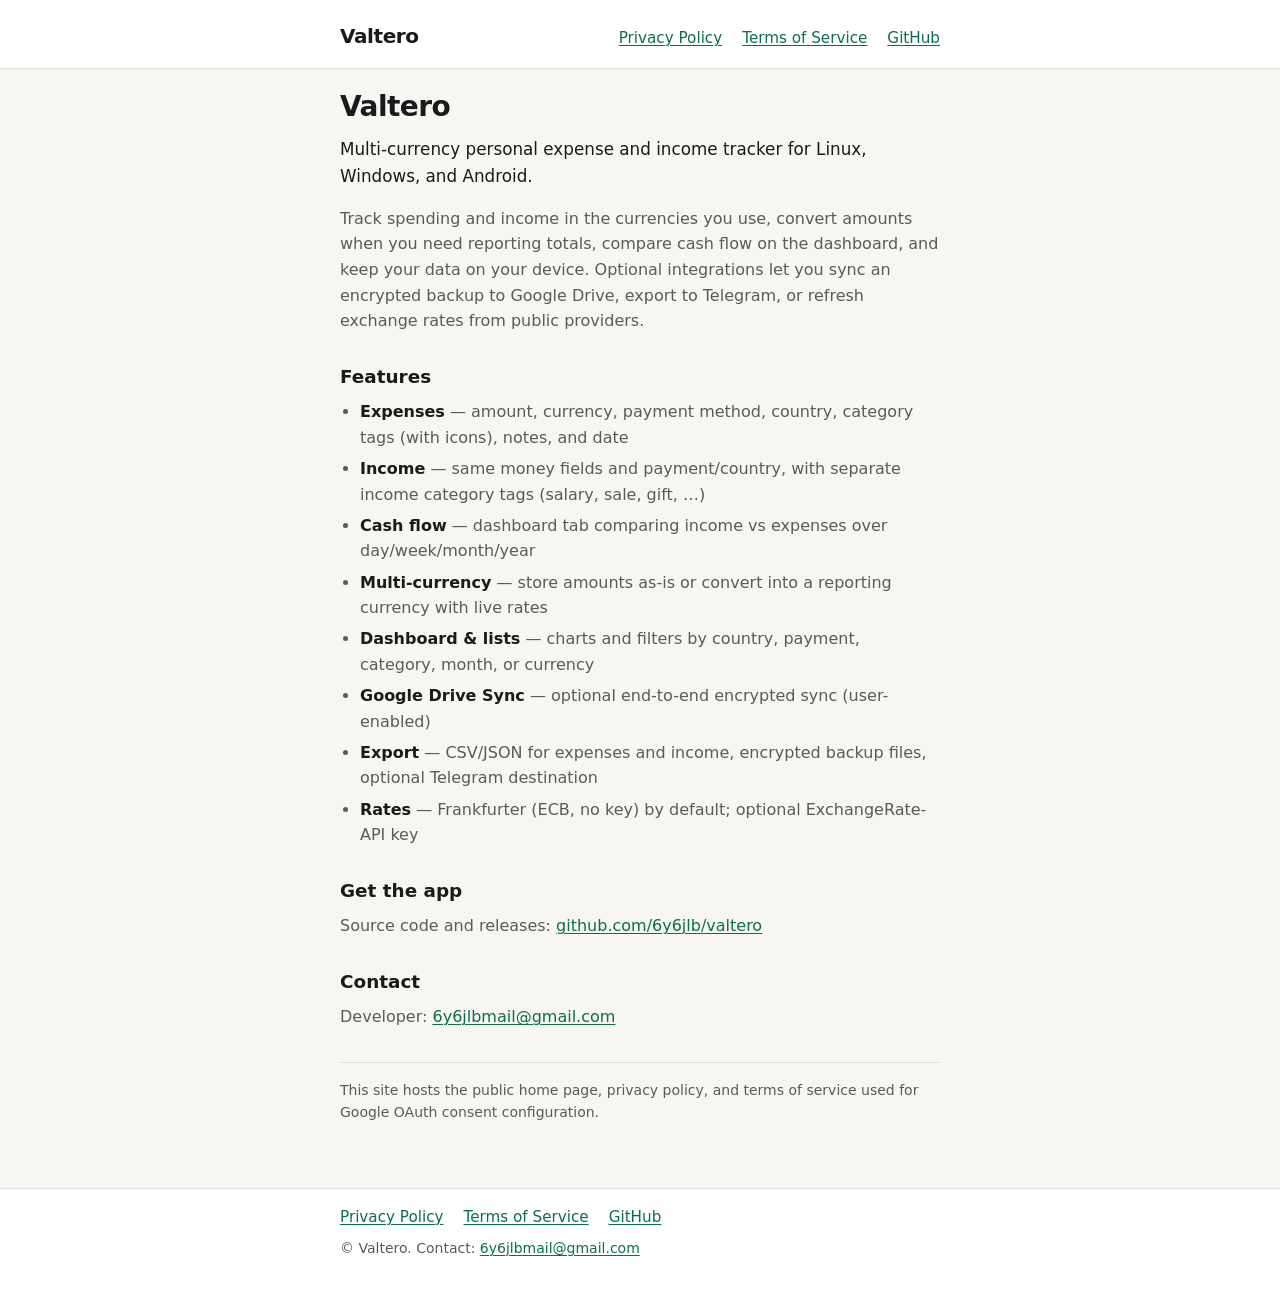
<file: site/index.html>
<!DOCTYPE html>
<html lang="en">
<head>
  <meta charset="utf-8">
  <meta name="viewport" content="width=device-width, initial-scale=1">
  <title>Valtero — Multi-currency expense &amp; income tracker</title>
  <meta name="description" content="Valtero is a multi-currency personal expense and income tracker for Linux, Windows, and Android.">
  <link rel="stylesheet" href="style.css">
</head>
<body>
  <header>
    <div class="wrap">
      <a class="brand" href="index.html">Valtero</a>
      <nav>
        <a href="privacy.html">Privacy Policy</a>
        <a href="terms.html">Terms of Service</a>
        <a href="https://github.com/6y6jlb/valtero">GitHub</a>
      </nav>
    </div>
  </header>

  <main class="wrap">
    <h1>Valtero</h1>
    <p class="lead">
      Multi-currency personal expense and income tracker for Linux, Windows, and Android.
    </p>
    <p>
      Track spending and income in the currencies you use, convert amounts when
      you need reporting totals, compare cash flow on the dashboard, and keep
      your data on your device. Optional integrations let you sync an encrypted
      backup to Google Drive, export to Telegram, or refresh exchange rates from
      public providers.
    </p>

    <h2>Features</h2>
    <ul>
      <li><strong>Expenses</strong> — amount, currency, payment method, country, category tags (with icons), notes, and date</li>
      <li><strong>Income</strong> — same money fields and payment/country, with separate income category tags (salary, sale, gift, …)</li>
      <li><strong>Cash flow</strong> — dashboard tab comparing income vs expenses over day/week/month/year</li>
      <li><strong>Multi-currency</strong> — store amounts as-is or convert into a reporting currency with live rates</li>
      <li><strong>Dashboard &amp; lists</strong> — charts and filters by country, payment, category, month, or currency</li>
      <li><strong>Google Drive Sync</strong> — optional end-to-end encrypted sync (user-enabled)</li>
      <li><strong>Export</strong> — CSV/JSON for expenses and income, encrypted backup files, optional Telegram destination</li>
      <li><strong>Rates</strong> — Frankfurter (ECB, no key) by default; optional ExchangeRate-API key</li>
    </ul>

    <h2>Get the app</h2>
    <p>
      Source code and releases:
      <a href="https://github.com/6y6jlb/valtero">github.com/6y6jlb/valtero</a>
    </p>

    <h2>Contact</h2>
    <p>
      Developer:
      <a href="mailto:6y6jlbmail@gmail.com">6y6jlbmail@gmail.com</a>
    </p>

    <p class="meta">
      This site hosts the public home page, privacy policy, and terms of service
      used for Google OAuth consent configuration.
    </p>
  </main>

  <footer>
    <div class="wrap">
      <nav>
        <a href="privacy.html">Privacy Policy</a>
        <a href="terms.html">Terms of Service</a>
        <a href="https://github.com/6y6jlb/valtero">GitHub</a>
      </nav>
      <p>&copy; Valtero. Contact: <a href="mailto:6y6jlbmail@gmail.com">6y6jlbmail@gmail.com</a></p>
    </div>
  </footer>
</body>
</html>
</file>
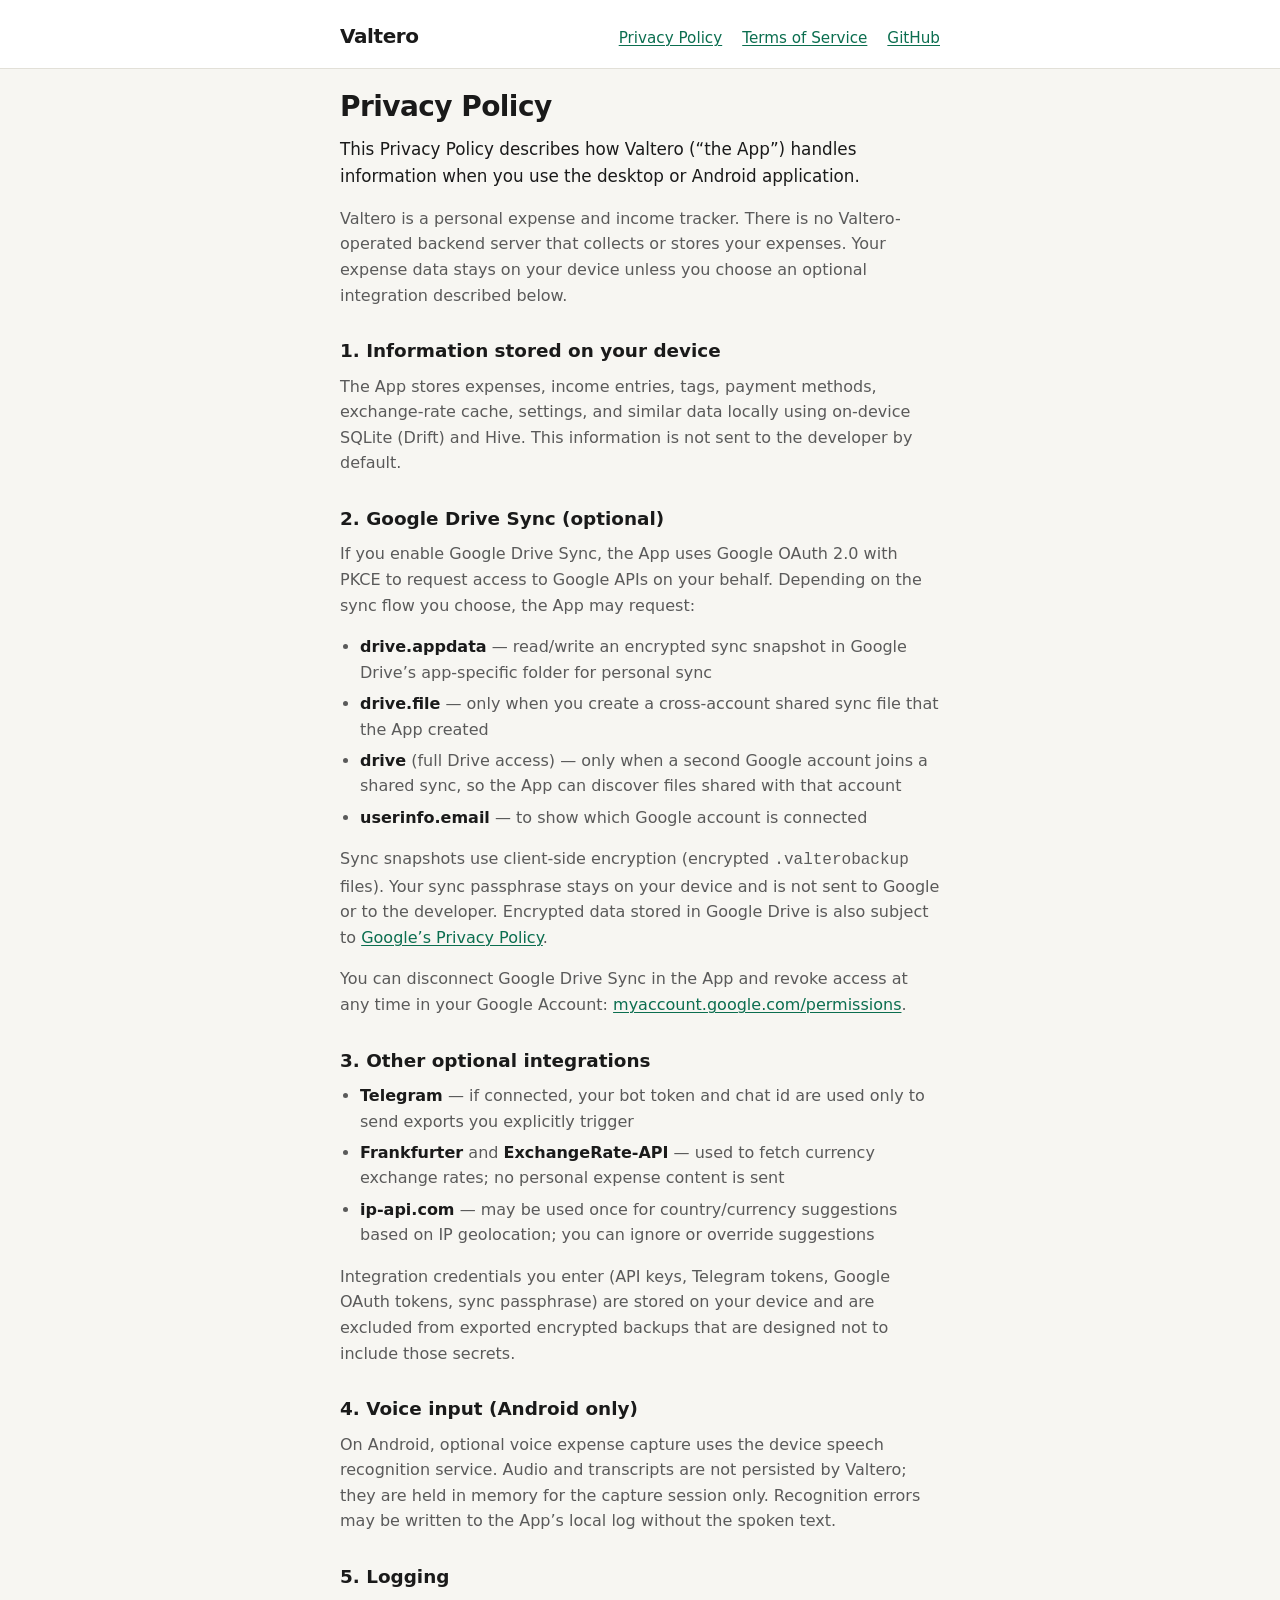
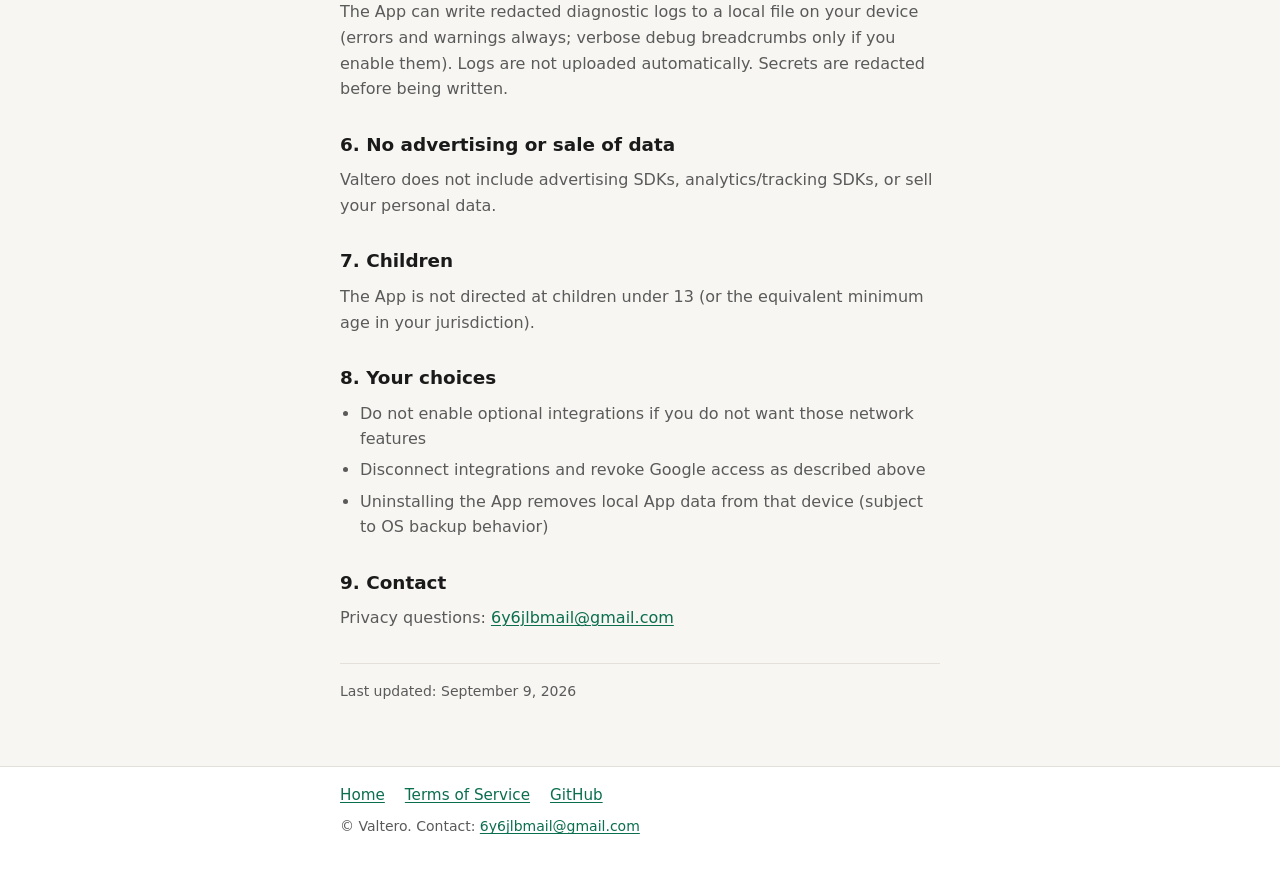
<file: site/privacy.html>
<!DOCTYPE html>
<html lang="en">
<head>
  <meta charset="utf-8">
  <meta name="viewport" content="width=device-width, initial-scale=1">
  <title>Privacy Policy — Valtero</title>
  <meta name="description" content="Privacy Policy for Valtero, a multi-currency personal expense and income tracker.">
  <link rel="stylesheet" href="style.css">
</head>
<body>
  <header>
    <div class="wrap">
      <a class="brand" href="index.html">Valtero</a>
      <nav>
        <a href="privacy.html">Privacy Policy</a>
        <a href="terms.html">Terms of Service</a>
        <a href="https://github.com/6y6jlb/valtero">GitHub</a>
      </nav>
    </div>
  </header>

  <main class="wrap">
    <h1>Privacy Policy</h1>
    <p class="lead">
      This Privacy Policy describes how Valtero (“the App”) handles information
      when you use the desktop or Android application.
    </p>
    <p>
      Valtero is a personal expense and income tracker. There is no Valtero-operated
      backend server that collects or stores your expenses. Your expense data
      stays on your device unless you choose an optional integration described
      below.
    </p>

    <h2>1. Information stored on your device</h2>
    <p>
      The App stores expenses, income entries, tags, payment methods, exchange-rate cache,
      settings, and similar data locally using on-device SQLite (Drift) and Hive.
      This information is not sent to the developer by default.
    </p>

    <h2>2. Google Drive Sync (optional)</h2>
    <p>
      If you enable Google Drive Sync, the App uses Google OAuth 2.0 with PKCE
      to request access to Google APIs on your behalf. Depending on the sync
      flow you choose, the App may request:
    </p>
    <ul>
      <li><strong>drive.appdata</strong> — read/write an encrypted sync snapshot in Google Drive’s app-specific folder for personal sync</li>
      <li><strong>drive.file</strong> — only when you create a cross-account shared sync file that the App created</li>
      <li><strong>drive</strong> (full Drive access) — only when a second Google account joins a shared sync, so the App can discover files shared with that account</li>
      <li><strong>userinfo.email</strong> — to show which Google account is connected</li>
    </ul>
    <p>
      Sync snapshots use client-side encryption (encrypted <code>.valterobackup</code>
      files). Your sync passphrase stays on your device and is not sent to Google
      or to the developer. Encrypted data stored in Google Drive is also subject
      to
      <a href="https://policies.google.com/privacy">Google’s Privacy Policy</a>.
    </p>
    <p>
      You can disconnect Google Drive Sync in the App and revoke access at any
      time in your Google Account:
      <a href="https://myaccount.google.com/permissions">myaccount.google.com/permissions</a>.
    </p>

    <h2>3. Other optional integrations</h2>
    <ul>
      <li><strong>Telegram</strong> — if connected, your bot token and chat id are used only to send exports you explicitly trigger</li>
      <li><strong>Frankfurter</strong> and <strong>ExchangeRate-API</strong> — used to fetch currency exchange rates; no personal expense content is sent</li>
      <li><strong>ip-api.com</strong> — may be used once for country/currency suggestions based on IP geolocation; you can ignore or override suggestions</li>
    </ul>
    <p>
      Integration credentials you enter (API keys, Telegram tokens, Google OAuth
      tokens, sync passphrase) are stored on your device and are excluded from
      exported encrypted backups that are designed not to include those secrets.
    </p>

    <h2>4. Voice input (Android only)</h2>
    <p>
      On Android, optional voice expense capture uses the device speech
      recognition service. Audio and transcripts are not persisted by Valtero;
      they are held in memory for the capture session only. Recognition errors
      may be written to the App’s local log without the spoken text.
    </p>

    <h2>5. Logging</h2>
    <p>
      The App can write redacted diagnostic logs to a local file on your device
      (errors and warnings always; verbose debug breadcrumbs only if you enable
      them). Logs are not uploaded automatically. Secrets are redacted before
      being written.
    </p>

    <h2>6. No advertising or sale of data</h2>
    <p>
      Valtero does not include advertising SDKs, analytics/tracking SDKs, or
      sell your personal data.
    </p>

    <h2>7. Children</h2>
    <p>
      The App is not directed at children under 13 (or the equivalent minimum
      age in your jurisdiction).
    </p>

    <h2>8. Your choices</h2>
    <ul>
      <li>Do not enable optional integrations if you do not want those network features</li>
      <li>Disconnect integrations and revoke Google access as described above</li>
      <li>Uninstalling the App removes local App data from that device (subject to OS backup behavior)</li>
    </ul>

    <h2>9. Contact</h2>
    <p>
      Privacy questions:
      <a href="mailto:6y6jlbmail@gmail.com">6y6jlbmail@gmail.com</a>
    </p>

    <p class="meta">Last updated: September 9, 2026</p>
  </main>

  <footer>
    <div class="wrap">
      <nav>
        <a href="index.html">Home</a>
        <a href="terms.html">Terms of Service</a>
        <a href="https://github.com/6y6jlb/valtero">GitHub</a>
      </nav>
      <p>&copy; Valtero. Contact: <a href="mailto:6y6jlbmail@gmail.com">6y6jlbmail@gmail.com</a></p>
    </div>
  </footer>
</body>
</html>
</file>
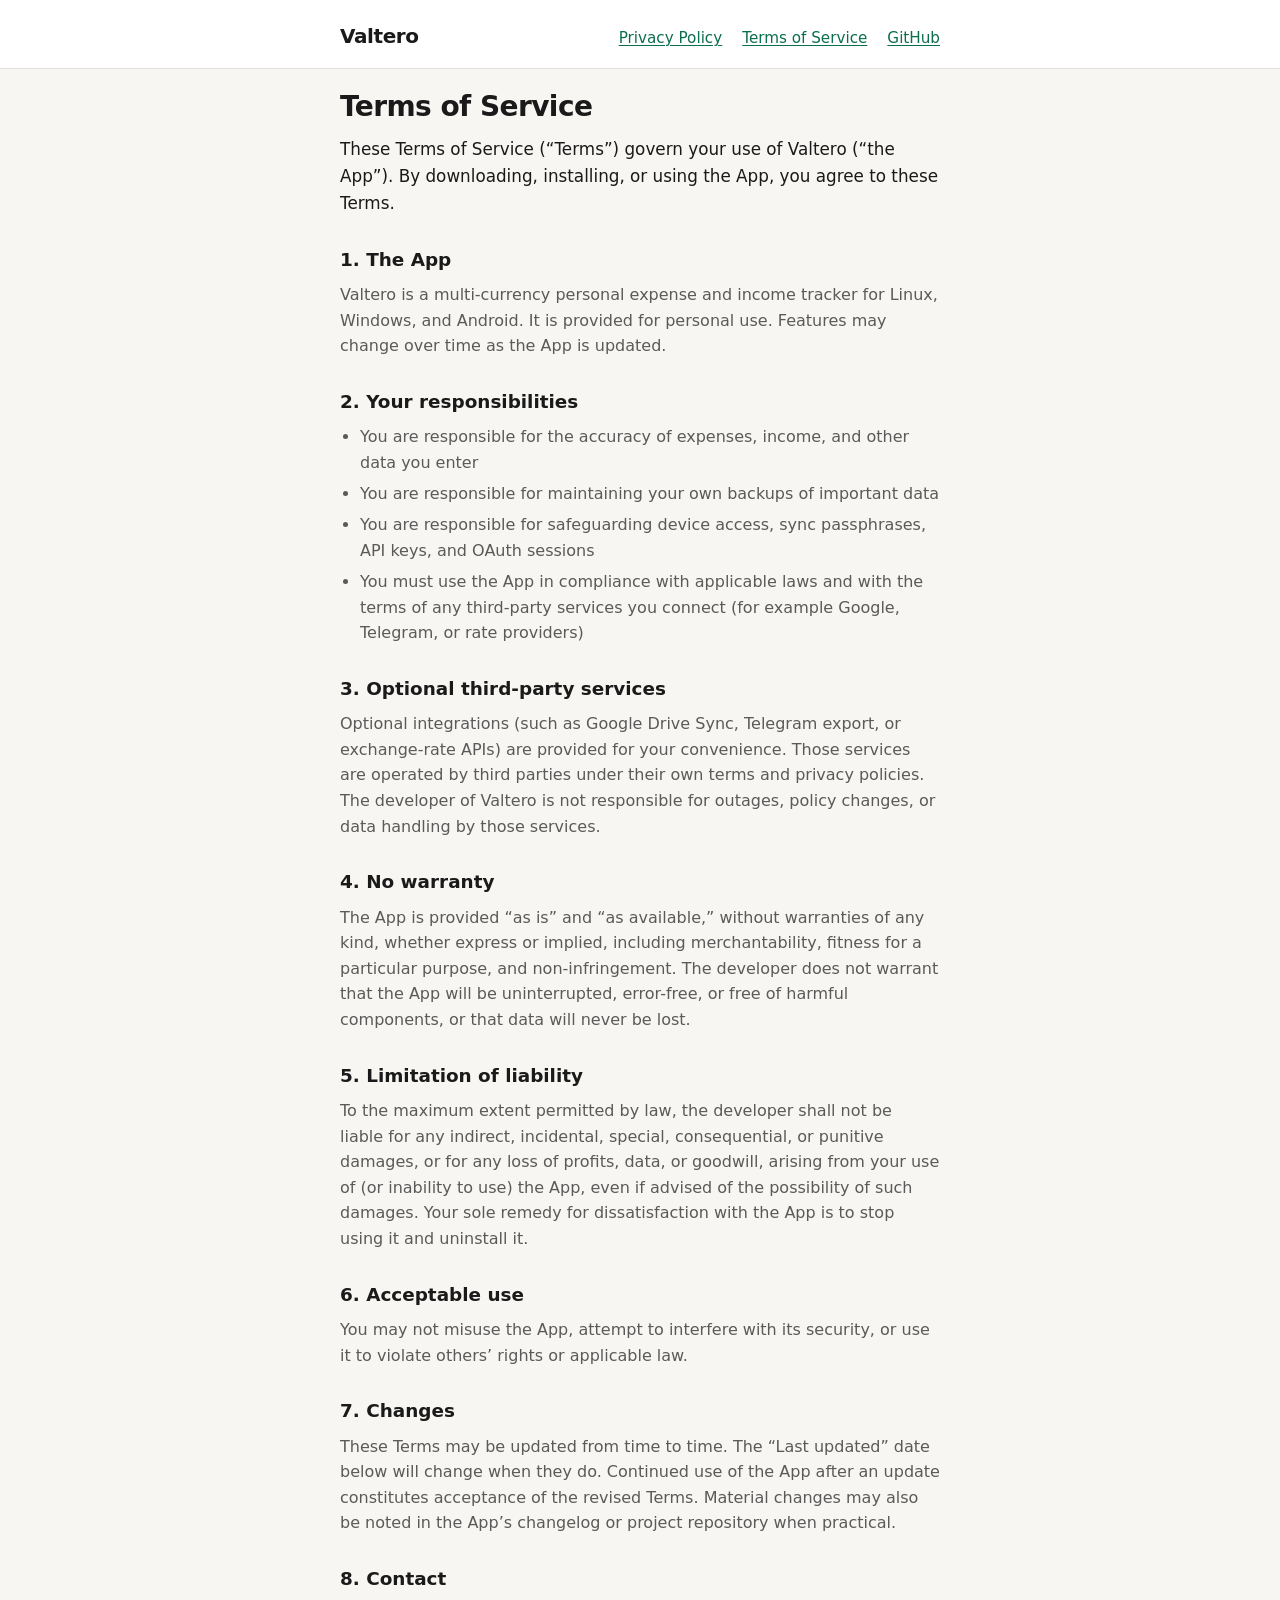
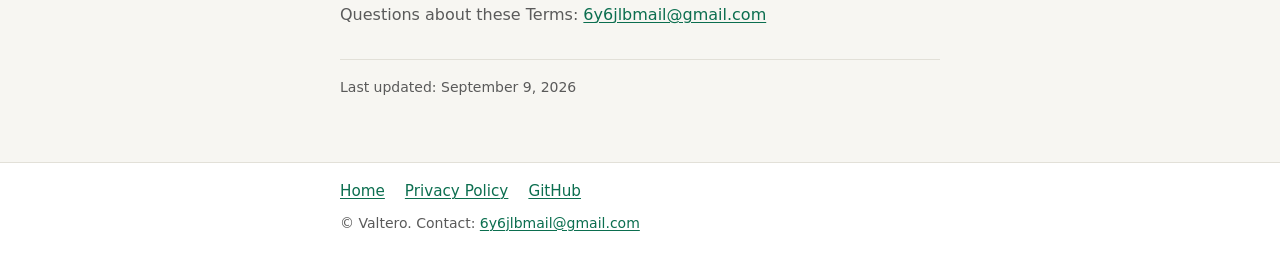
<file: site/terms.html>
<!DOCTYPE html>
<html lang="en">
<head>
  <meta charset="utf-8">
  <meta name="viewport" content="width=device-width, initial-scale=1">
  <title>Terms of Service — Valtero</title>
  <meta name="description" content="Terms of Service for Valtero, a multi-currency personal expense and income tracker.">
  <link rel="stylesheet" href="style.css">
</head>
<body>
  <header>
    <div class="wrap">
      <a class="brand" href="index.html">Valtero</a>
      <nav>
        <a href="privacy.html">Privacy Policy</a>
        <a href="terms.html">Terms of Service</a>
        <a href="https://github.com/6y6jlb/valtero">GitHub</a>
      </nav>
    </div>
  </header>

  <main class="wrap">
    <h1>Terms of Service</h1>
    <p class="lead">
      These Terms of Service (“Terms”) govern your use of Valtero (“the App”).
      By downloading, installing, or using the App, you agree to these Terms.
    </p>

    <h2>1. The App</h2>
    <p>
      Valtero is a multi-currency personal expense and income tracker for Linux, Windows,
      and Android. It is provided for personal use. Features may change over
      time as the App is updated.
    </p>

    <h2>2. Your responsibilities</h2>
    <ul>
      <li>You are responsible for the accuracy of expenses, income, and other data you enter</li>
      <li>You are responsible for maintaining your own backups of important data</li>
      <li>You are responsible for safeguarding device access, sync passphrases, API keys, and OAuth sessions</li>
      <li>You must use the App in compliance with applicable laws and with the terms of any third-party services you connect (for example Google, Telegram, or rate providers)</li>
    </ul>

    <h2>3. Optional third-party services</h2>
    <p>
      Optional integrations (such as Google Drive Sync, Telegram export, or
      exchange-rate APIs) are provided for your convenience. Those services are
      operated by third parties under their own terms and privacy policies. The
      developer of Valtero is not responsible for outages, policy changes, or
      data handling by those services.
    </p>

    <h2>4. No warranty</h2>
    <p>
      The App is provided “as is” and “as available,” without warranties of any
      kind, whether express or implied, including merchantability, fitness for a
      particular purpose, and non-infringement. The developer does not warrant
      that the App will be uninterrupted, error-free, or free of harmful
      components, or that data will never be lost.
    </p>

    <h2>5. Limitation of liability</h2>
    <p>
      To the maximum extent permitted by law, the developer shall not be liable
      for any indirect, incidental, special, consequential, or punitive damages,
      or for any loss of profits, data, or goodwill, arising from your use of
      (or inability to use) the App, even if advised of the possibility of such
      damages. Your sole remedy for dissatisfaction with the App is to stop
      using it and uninstall it.
    </p>

    <h2>6. Acceptable use</h2>
    <p>
      You may not misuse the App, attempt to interfere with its security, or
      use it to violate others’ rights or applicable law.
    </p>

    <h2>7. Changes</h2>
    <p>
      These Terms may be updated from time to time. The “Last updated” date
      below will change when they do. Continued use of the App after an update
      constitutes acceptance of the revised Terms. Material changes may also be
      noted in the App’s changelog or project repository when practical.
    </p>

    <h2>8. Contact</h2>
    <p>
      Questions about these Terms:
      <a href="mailto:6y6jlbmail@gmail.com">6y6jlbmail@gmail.com</a>
    </p>

    <p class="meta">Last updated: September 9, 2026</p>
  </main>

  <footer>
    <div class="wrap">
      <nav>
        <a href="index.html">Home</a>
        <a href="privacy.html">Privacy Policy</a>
        <a href="https://github.com/6y6jlb/valtero">GitHub</a>
      </nav>
      <p>&copy; Valtero. Contact: <a href="mailto:6y6jlbmail@gmail.com">6y6jlbmail@gmail.com</a></p>
    </div>
  </footer>
</body>
</html>
</file>
<file: site/style.css>
:root {
  --bg: #f7f6f2;
  --surface: #ffffff;
  --text: #1a1a1a;
  --muted: #5a5a5a;
  --accent: #0b6e4f;
  --accent-hover: #095a41;
  --border: #e2e0d8;
  --max: 40rem;
}

*,
*::before,
*::after {
  box-sizing: border-box;
}

html {
  font-size: 16px;
  -webkit-text-size-adjust: 100%;
}

body {
  margin: 0;
  font-family: "Segoe UI", system-ui, -apple-system, sans-serif;
  line-height: 1.6;
  color: var(--text);
  background: var(--bg);
}

a {
  color: var(--accent);
  text-decoration-thickness: 1px;
  text-underline-offset: 0.15em;
}

a:hover {
  color: var(--accent-hover);
}

header {
  border-bottom: 1px solid var(--border);
  background: var(--surface);
}

.wrap {
  max-width: var(--max);
  margin: 0 auto;
  padding: 1.25rem 1.25rem 3rem;
}

header .wrap {
  display: flex;
  flex-wrap: wrap;
  align-items: baseline;
  justify-content: space-between;
  gap: 0.75rem 1.5rem;
  padding-bottom: 1rem;
}

.brand {
  font-size: 1.25rem;
  font-weight: 700;
  letter-spacing: -0.02em;
  color: var(--text);
  text-decoration: none;
}

.brand:hover {
  color: var(--accent);
}

nav {
  display: flex;
  flex-wrap: wrap;
  gap: 0.75rem 1.25rem;
  font-size: 0.95rem;
}

h1 {
  font-size: 1.75rem;
  line-height: 1.25;
  letter-spacing: -0.02em;
  margin: 0 0 0.75rem;
}

h2 {
  font-size: 1.15rem;
  margin: 1.75rem 0 0.5rem;
}

p,
ul {
  margin: 0 0 1rem;
  color: var(--muted);
}

ul {
  padding-left: 1.25rem;
}

li {
  margin-bottom: 0.35rem;
}

li strong {
  color: var(--text);
}

.lead {
  font-size: 1.05rem;
  color: var(--text);
}

.meta {
  font-size: 0.875rem;
  color: var(--muted);
  margin-top: 2rem;
  padding-top: 1rem;
  border-top: 1px solid var(--border);
}

footer {
  border-top: 1px solid var(--border);
  background: var(--surface);
}

footer .wrap {
  padding-top: 1rem;
  padding-bottom: 1.5rem;
  font-size: 0.875rem;
  color: var(--muted);
}

footer nav {
  margin-bottom: 0.5rem;
}
</file>
